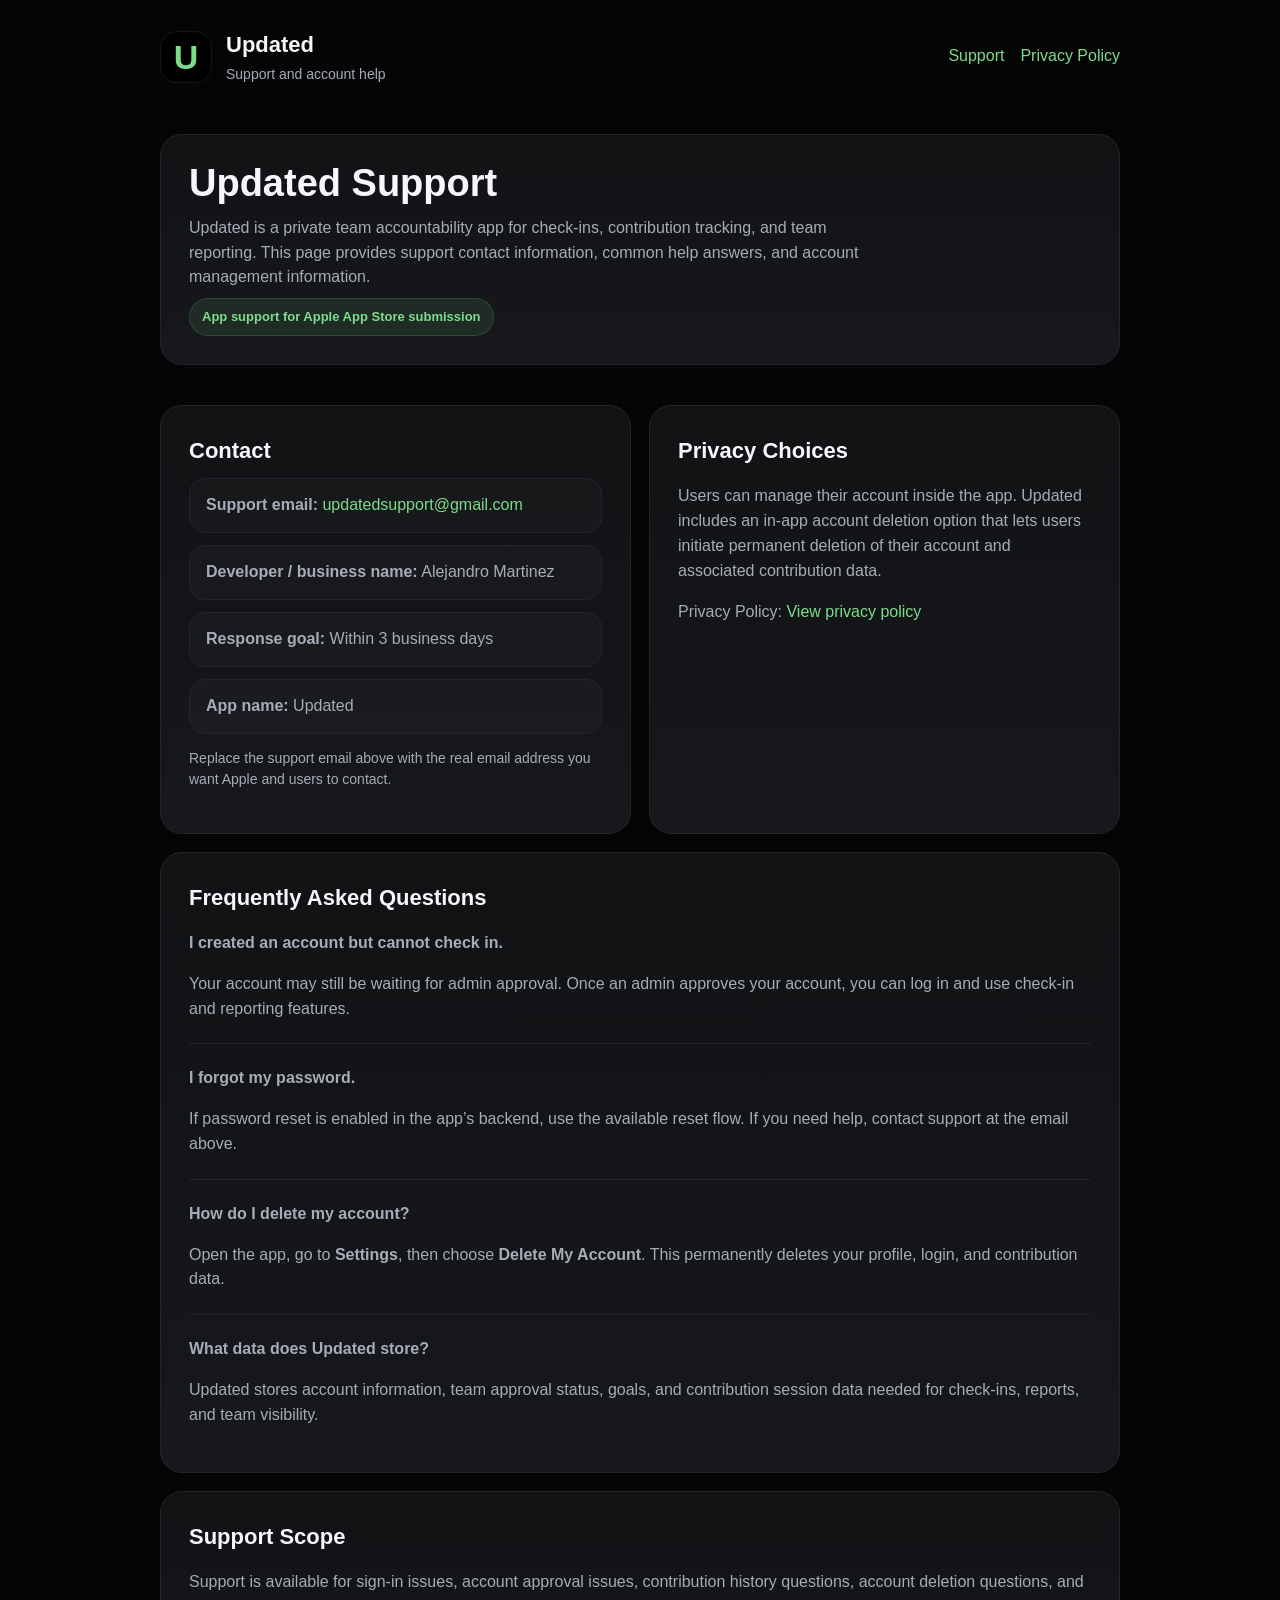
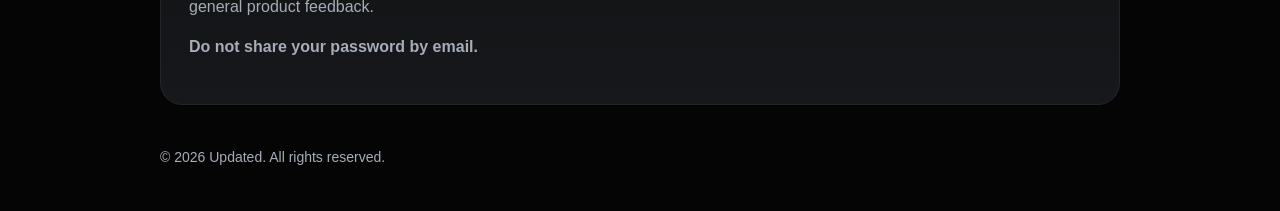
<file: index.html>
<!DOCTYPE html>
<html lang="en">
<head>
  <meta charset="utf-8" />
  <meta name="viewport" content="width=device-width,initial-scale=1" />
  <title>Updated Support</title>
  <meta name="description" content="Support and account help for the Updated iOS app." />
  <link rel="stylesheet" href="styles.css" />
</head>
<body>
  <header class="site-header">
    <div class="container nav">
      <div class="brand">
        <div class="logo"><span>U</span></div>
        <div>
          <h1>Updated</h1>
          <p>Support and account help</p>
        </div>
      </div>

      <nav class="nav-links">
        <a href="index.html">Support</a>
        <a href="privacy.html">Privacy Policy</a>
      </nav>
    </div>
  </header>

  <main class="container">
    <section class="hero">
      <div class="hero-card">
        <h2>Updated Support</h2>
        <p>
          Updated is a private team accountability app for check-ins, contribution tracking,
          and team reporting. This page provides support contact information, common help
          answers, and account management information.
        </p>
        <div class="badge">App support for Apple App Store submission</div>
      </div>
    </section>

    <section class="grid">
      <article class="card">
        <h3>Contact</h3>
        <ul class="info-list">
          <li><strong>Support email:</strong> <a href="mailto:updatedsupport@gmail.com">updatedsupport@gmail.com</a></li>
          <li><strong>Developer / business name:</strong> Alejandro Martinez</li>
          <li><strong>Response goal:</strong> Within 3 business days</li>
          <li><strong>App name:</strong> Updated</li>
        </ul>
        <p class="note">
          Replace the support email above with the real email address you want Apple and users to contact.
        </p>
      </article>

      <article class="card" id="privacy-choices">
        <h3>Privacy Choices</h3>
        <p>
          Users can manage their account inside the app. Updated includes an in-app
          account deletion option that lets users initiate permanent deletion of their account
          and associated contribution data.
        </p>
        <p>
          Privacy Policy: <a href="privacy.html">View privacy policy</a>
        </p>
      </article>
    </section>

    <section class="card section">
      <h3>Frequently Asked Questions</h3>

      <p><strong>I created an account but cannot check in.</strong></p>
      <p>
        Your account may still be waiting for admin approval. Once an admin approves your account,
        you can log in and use check-in and reporting features.
      </p>

      <hr />

      <p><strong>I forgot my password.</strong></p>
      <p>
        If password reset is enabled in the app’s backend, use the available reset flow.
        If you need help, contact support at the email above.
      </p>

      <hr />

      <p><strong>How do I delete my account?</strong></p>
      <p>
        Open the app, go to <strong>Settings</strong>, then choose <strong>Delete My Account</strong>.
        This permanently deletes your profile, login, and contribution data.
      </p>

      <hr />

      <p><strong>What data does Updated store?</strong></p>
      <p>
        Updated stores account information, team approval status, goals, and contribution session data
        needed for check-ins, reports, and team visibility.
      </p>
    </section>

    <section class="card section">
      <h3>Support Scope</h3>
      <p>
        Support is available for sign-in issues, account approval issues, contribution history questions,
        account deletion questions, and general product feedback.
      </p>
      <p class="warning">
        Do not share your password by email.
      </p>
    </section>
  </main>

  <footer class="footer">
    <div class="container">
      © 2026 Updated. All rights reserved.
    </div>
  </footer>
</body>
</html>
</file>
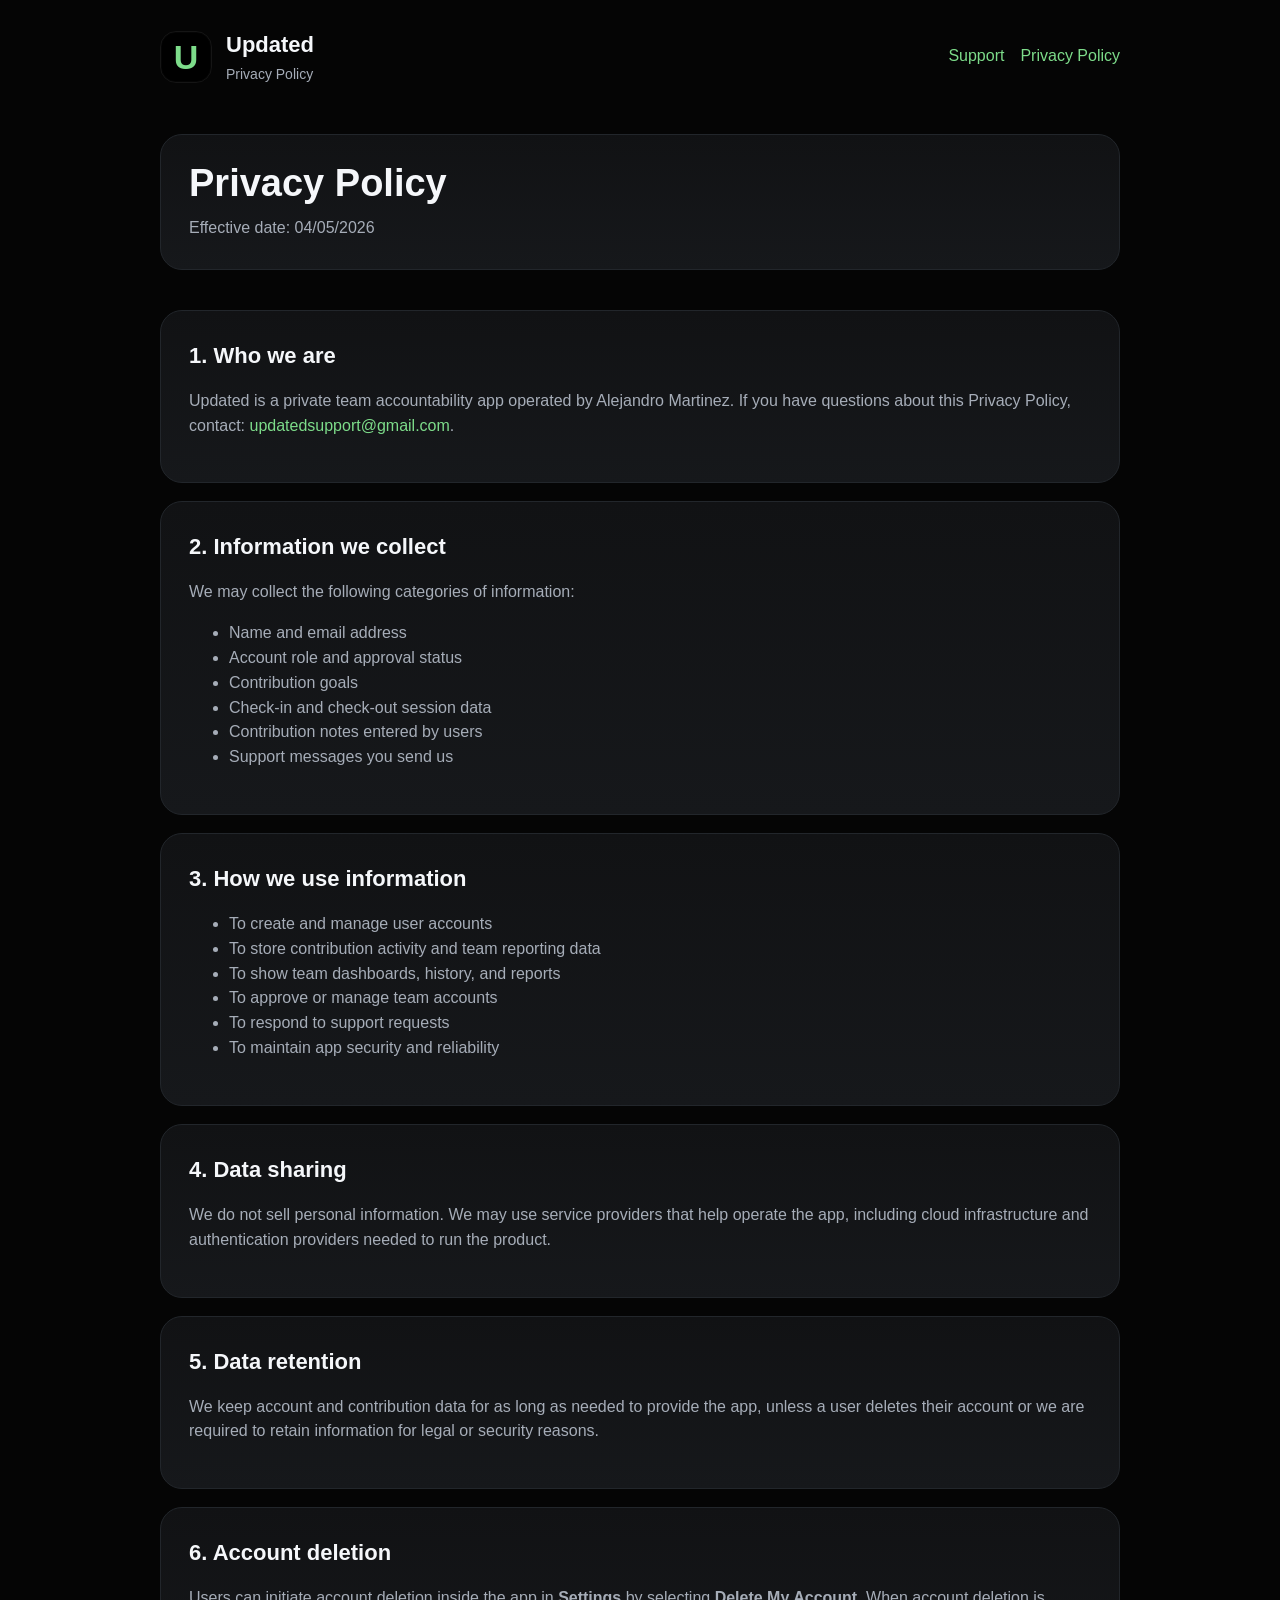
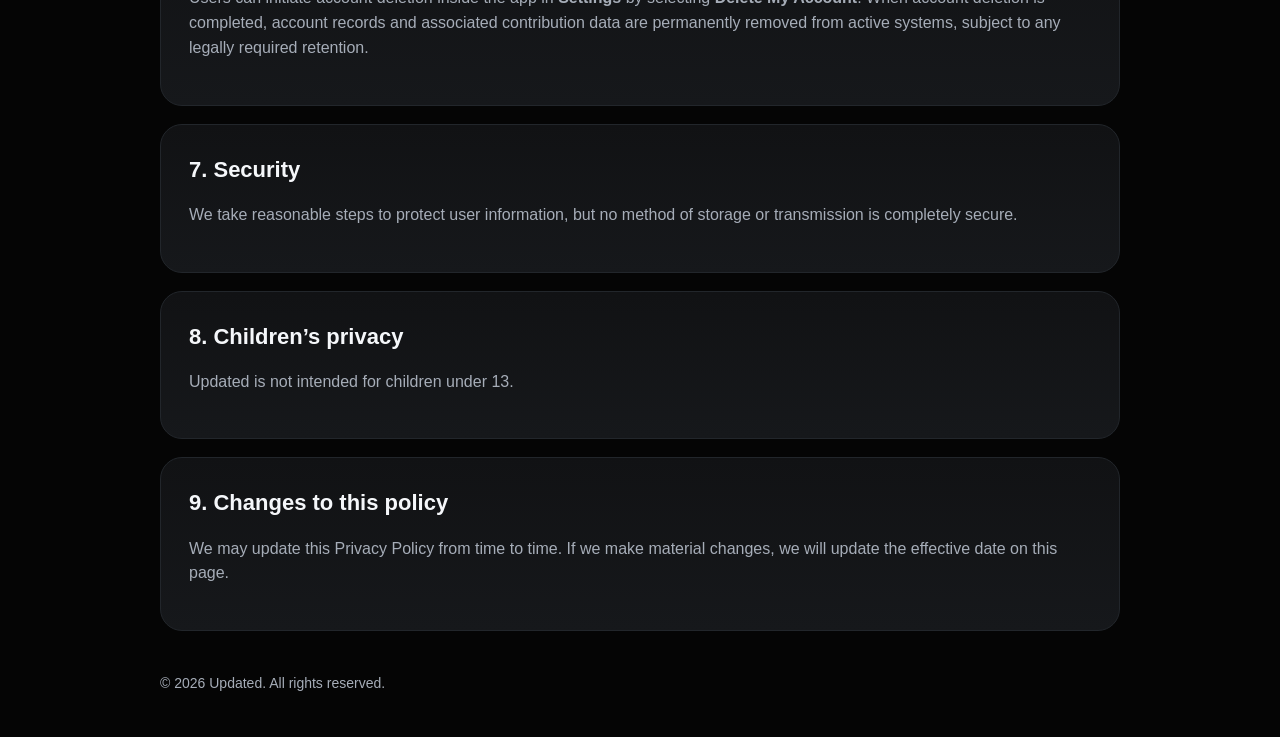
<file: privacy.html>
<!DOCTYPE html>
<html lang="en">
<head>
  <meta charset="utf-8" />
  <meta name="viewport" content="width=device-width,initial-scale=1" />
  <title>Updated Privacy Policy</title>
  <meta name="description" content="Privacy Policy for the Updated iOS app." />
  <link rel="stylesheet" href="styles.css" />
</head>
<body>
  <header class="site-header">
    <div class="container nav">
      <div class="brand">
        <div class="logo"><span>U</span></div>
        <div>
          <h1>Updated</h1>
          <p>Privacy Policy</p>
        </div>
      </div>

      <nav class="nav-links">
        <a href="index.html">Support</a>
        <a href="privacy.html">Privacy Policy</a>
      </nav>
    </div>
  </header>

  <main class="container">
    <section class="hero">
      <div class="hero-card">
        <h2>Privacy Policy</h2>
        <p>
          Effective date: 04/05/2026
        </p>
      </div>
    </section>

    <section class="card section">
      <h3>1. Who we are</h3>
      <p>
        Updated is a private team accountability app operated by Alejandro Martinez.
        If you have questions about this Privacy Policy, contact:
        <a href="mailto:updatedsupport@gmail.com">updatedsupport@gmail.com</a>.
      </p>
    </section>

    <section class="card section">
      <h3>2. Information we collect</h3>
      <p>We may collect the following categories of information:</p>
      <ul>
        <li>Name and email address</li>
        <li>Account role and approval status</li>
        <li>Contribution goals</li>
        <li>Check-in and check-out session data</li>
        <li>Contribution notes entered by users</li>
        <li>Support messages you send us</li>
      </ul>
    </section>

    <section class="card section">
      <h3>3. How we use information</h3>
      <ul>
        <li>To create and manage user accounts</li>
        <li>To store contribution activity and team reporting data</li>
        <li>To show team dashboards, history, and reports</li>
        <li>To approve or manage team accounts</li>
        <li>To respond to support requests</li>
        <li>To maintain app security and reliability</li>
      </ul>
    </section>

    <section class="card section">
      <h3>4. Data sharing</h3>
      <p>
        We do not sell personal information. We may use service providers that help operate the app,
        including cloud infrastructure and authentication providers needed to run the product.
      </p>
    </section>

    <section class="card section">
      <h3>5. Data retention</h3>
      <p>
        We keep account and contribution data for as long as needed to provide the app, unless a user
        deletes their account or we are required to retain information for legal or security reasons.
      </p>
    </section>

    <section class="card section">
      <h3>6. Account deletion</h3>
      <p>
        Users can initiate account deletion inside the app in <strong>Settings</strong> by selecting
        <strong>Delete My Account</strong>. When account deletion is completed, account records and
        associated contribution data are permanently removed from active systems, subject to any legally
        required retention.
      </p>
    </section>

    <section class="card section">
      <h3>7. Security</h3>
      <p>
        We take reasonable steps to protect user information, but no method of storage or transmission is
        completely secure.
      </p>
    </section>

    <section class="card section">
      <h3>8. Children’s privacy</h3>
      <p>
        Updated is not intended for children under 13.
      </p>
    </section>

    <section class="card section">
      <h3>9. Changes to this policy</h3>
      <p>
        We may update this Privacy Policy from time to time. If we make material changes, we will update
        the effective date on this page.
      </p>
    </section>
  </main>

  <footer class="footer">
    <div class="container">
      © 2026 Updated. All rights reserved.
    </div>
  </footer>
</body>
</html>
</file>
<file: styles.css>
* {
  box-sizing: border-box;
}

:root {
  --bg: #050505;
  --panel: #111214;
  --panel-2: #16181b;
  --text: #f5f7fa;
  --muted: #a6adb8;
  --line: #22262b;
  --accent: #7ddc8a;
  --accent-2: #57c56a;
  --danger: #ff5b5b;
  --max: 960px;
  --radius: 22px;
}

html, body {
  margin: 0;
  padding: 0;
  background: var(--bg);
  color: var(--text);
  font-family: -apple-system, BlinkMacSystemFont, "SF Pro Text", "Inter", "Segoe UI", sans-serif;
  line-height: 1.55;
}

a {
  color: var(--accent);
  text-decoration: none;
}

a:hover {
  text-decoration: underline;
}

.container {
  width: min(var(--max), calc(100% - 32px));
  margin: 0 auto;
}

.site-header {
  padding: 28px 0 12px;
}

.nav {
  display: flex;
  justify-content: space-between;
  align-items: center;
  gap: 16px;
}

.brand {
  display: flex;
  align-items: center;
  gap: 14px;
}

.logo {
  width: 52px;
  height: 52px;
  border-radius: 16px;
  background: #000;
  display: grid;
  place-items: center;
  border: 1px solid #151515;
  box-shadow: inset 0 0 0 1px rgba(255,255,255,0.02);
}

.logo span {
  color: var(--accent);
  font-size: 34px;
  font-weight: 800;
  line-height: 1;
}

.brand h1 {
  margin: 0;
  font-size: 22px;
}

.brand p {
  margin: 2px 0 0;
  color: var(--muted);
  font-size: 14px;
}

.nav-links {
  display: flex;
  gap: 16px;
  flex-wrap: wrap;
}

.hero {
  padding: 36px 0 22px;
}

.hero-card,
.card {
  background: linear-gradient(180deg, var(--panel), var(--panel-2));
  border: 1px solid var(--line);
  border-radius: var(--radius);
  padding: 28px;
}

.hero h2 {
  margin: 0 0 12px;
  font-size: 38px;
  line-height: 1.08;
}

.hero p {
  margin: 0;
  color: var(--muted);
  max-width: 700px;
}

.grid {
  display: grid;
  grid-template-columns: repeat(2, minmax(0, 1fr));
  gap: 18px;
  margin: 18px 0;
}

.card h3 {
  margin-top: 0;
  margin-bottom: 10px;
  font-size: 22px;
}

.card p,
.card li {
  color: var(--muted);
}

.badge {
  display: inline-block;
  margin-top: 8px;
  padding: 8px 12px;
  border-radius: 999px;
  background: rgba(125, 220, 138, 0.1);
  border: 1px solid rgba(125, 220, 138, 0.16);
  color: var(--accent);
  font-size: 13px;
  font-weight: 600;
}

.info-list {
  display: grid;
  gap: 12px;
  padding: 0;
  margin: 0;
  list-style: none;
}

.info-list li {
  padding: 14px 16px;
  border-radius: 16px;
  background: rgba(255,255,255,0.02);
  border: 1px solid var(--line);
}

.section {
  margin: 18px 0;
}

.section h3 {
  margin-bottom: 8px;
}

.footer {
  padding: 24px 0 42px;
  color: var(--muted);
  font-size: 14px;
}

.note {
  color: var(--muted);
  font-size: 14px;
}

.warning {
  color: var(--danger);
  font-weight: 600;
}

hr {
  border: 0;
  border-top: 1px solid var(--line);
  margin: 22px 0;
}

@media (max-width: 760px) {
  .grid {
    grid-template-columns: 1fr;
  }

  .hero h2 {
    font-size: 30px;
  }

  .nav {
    align-items: flex-start;
    flex-direction: column;
  }
}
</file>
